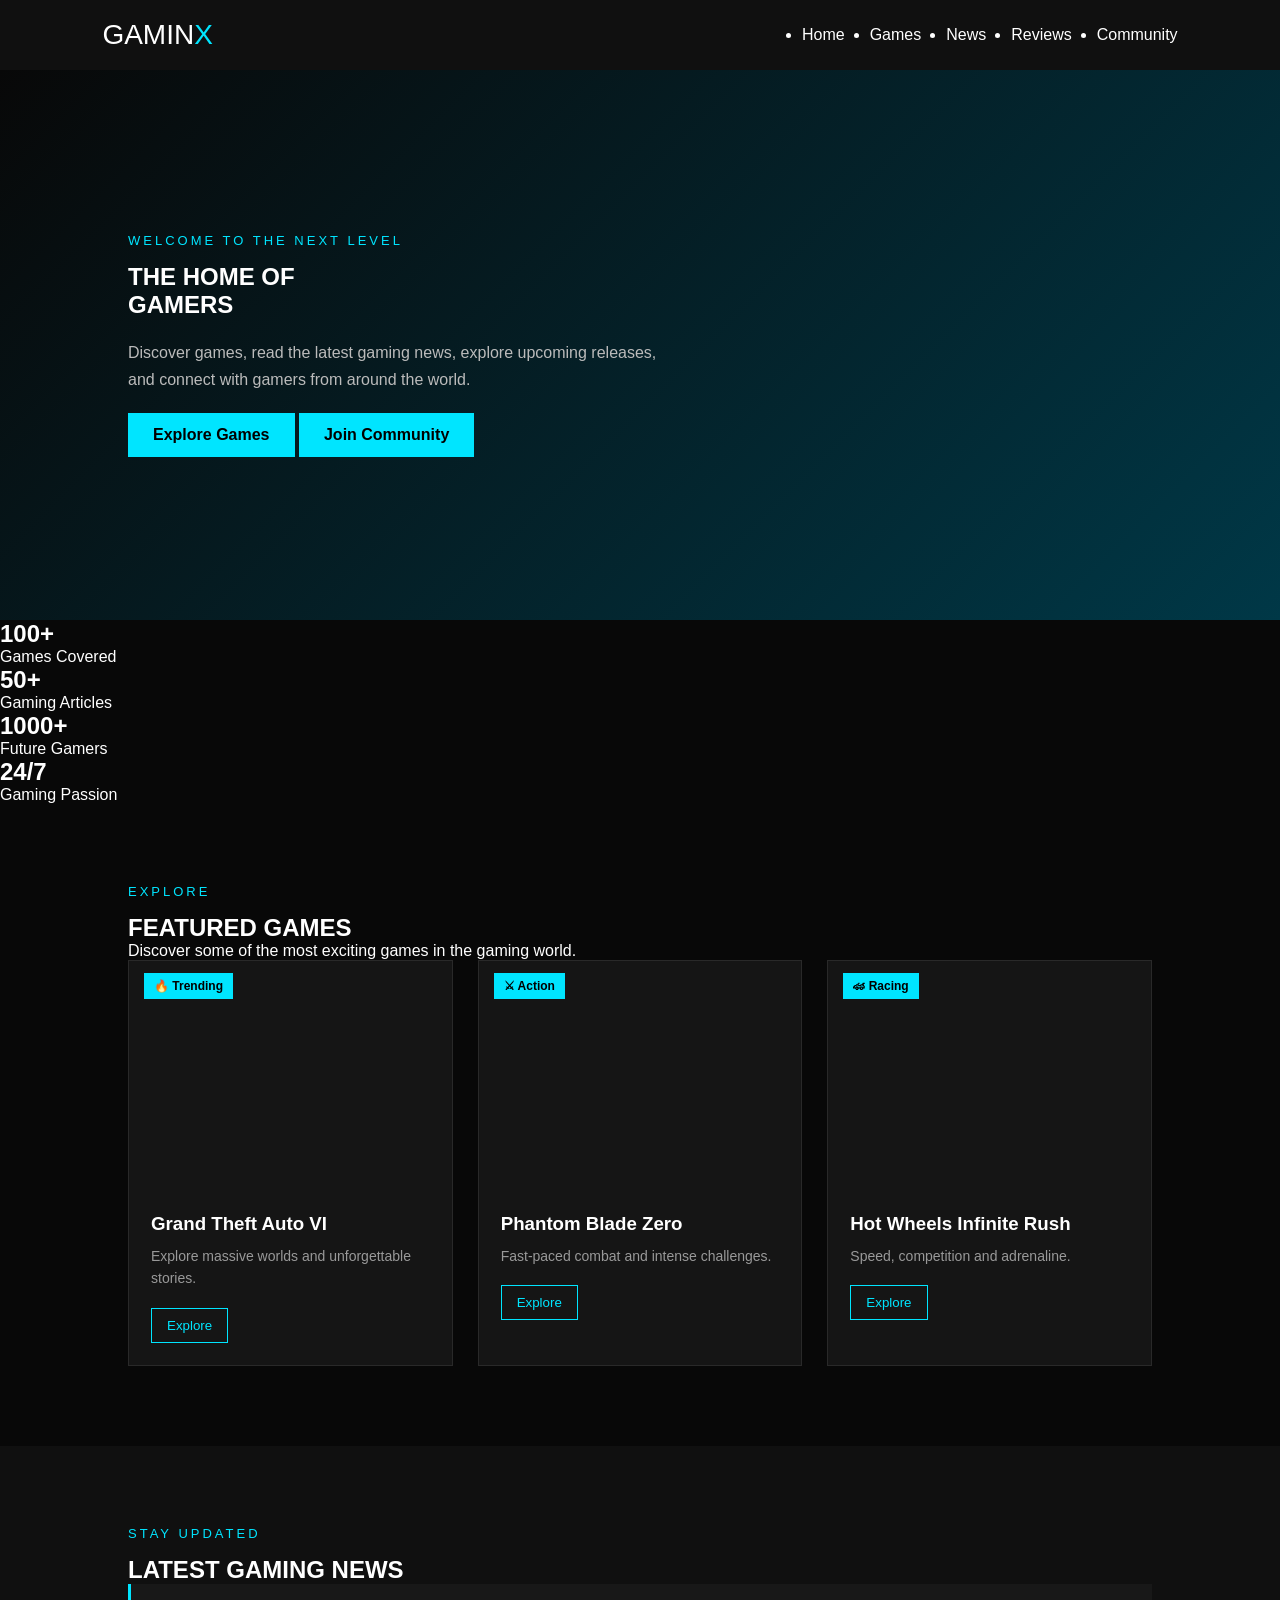
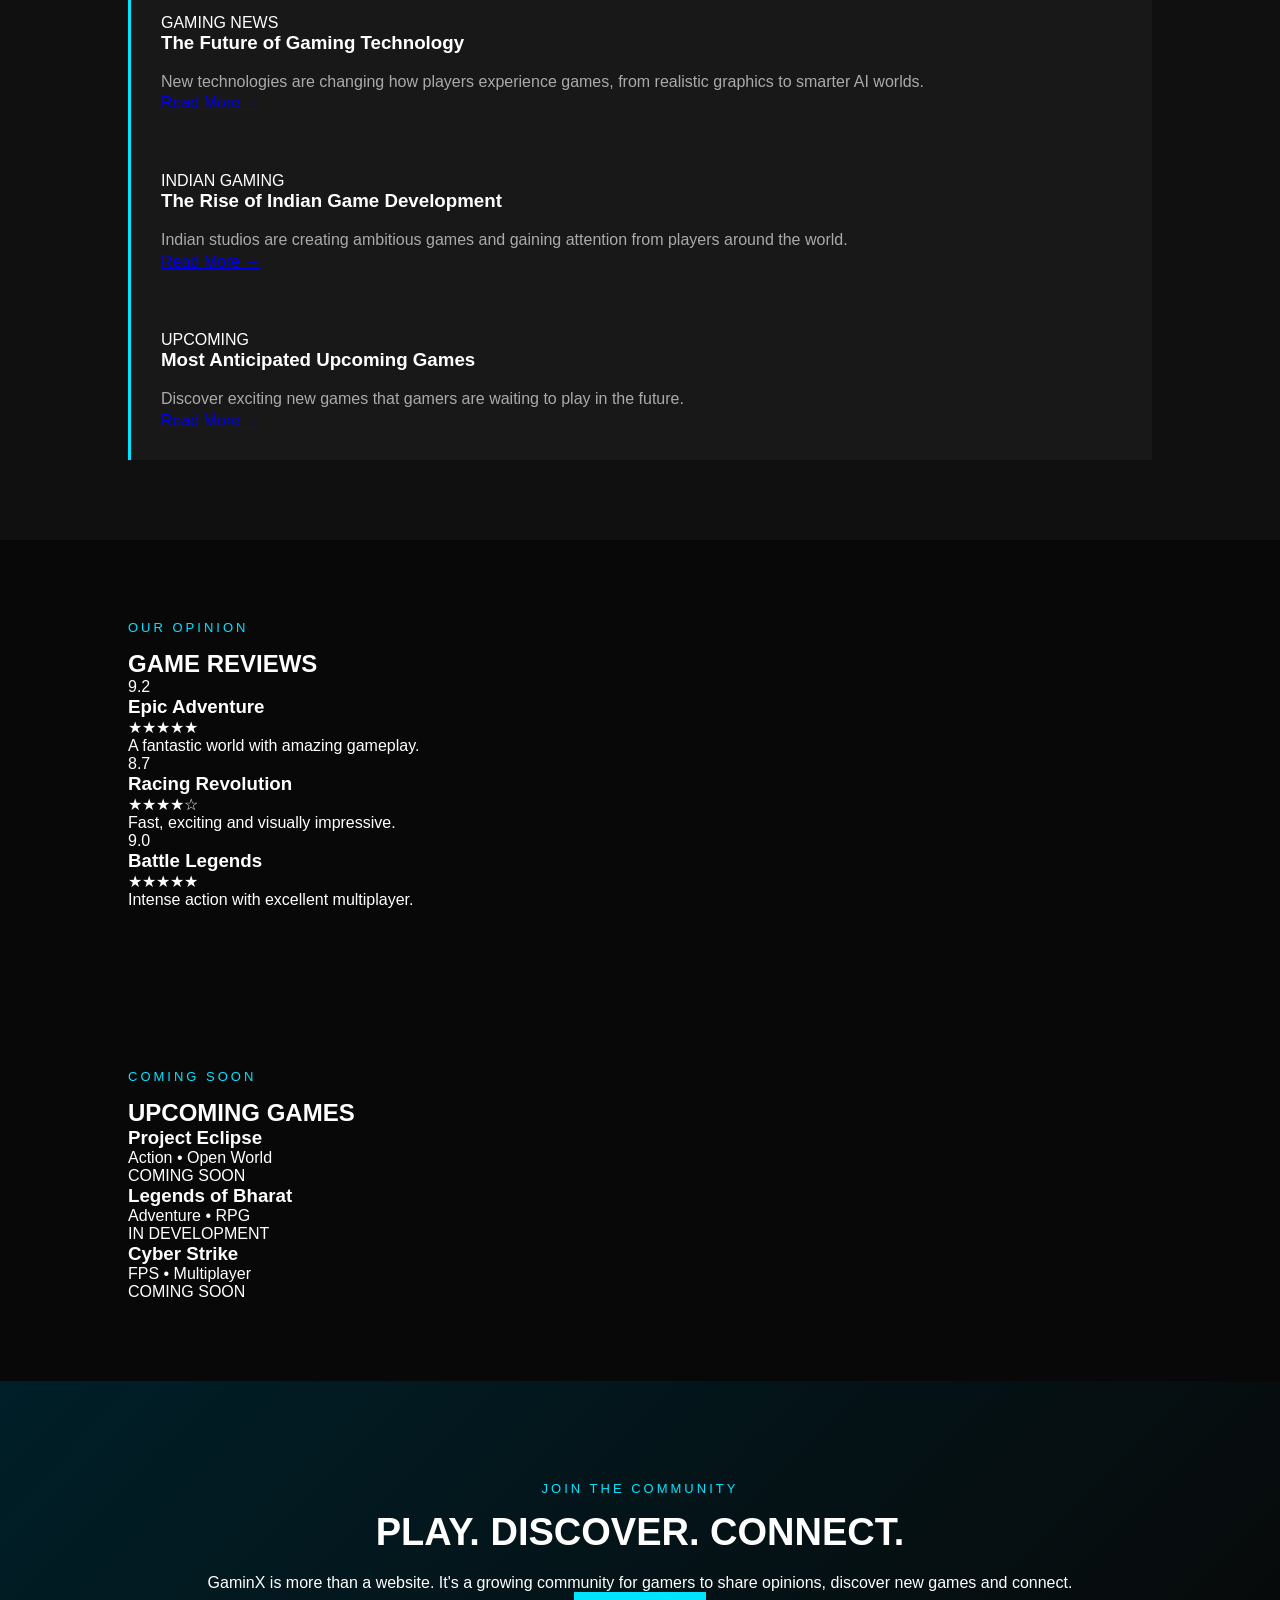
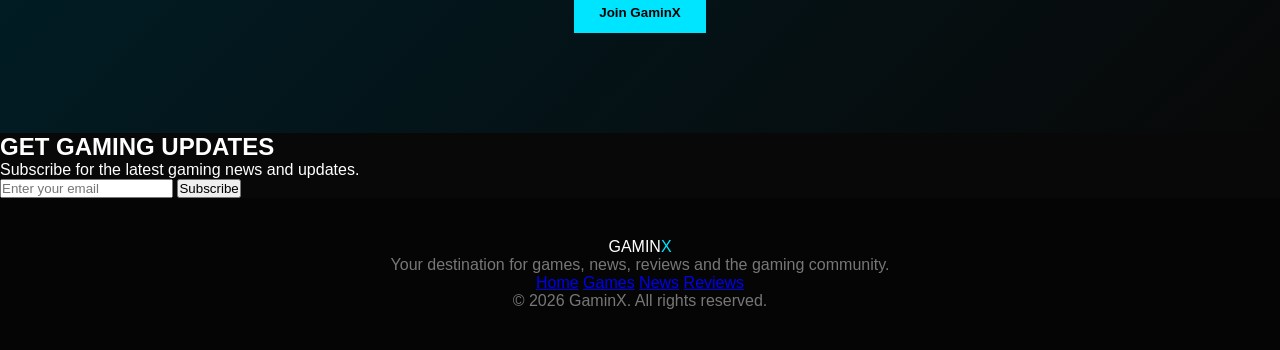
<file: index.html>
<!DOCTYPE html>
<html lang="en">
<head>
  <meta charset="UTF-8">
  <meta name="viewport" content="width=device-width, initial-scale=1.0">

  <title>GaminX - The Ultimate Gaming Community</title>

  <link rel="stylesheet" href="style.css">

  <!-- Google Font -->
  <link rel="preconnect" href="https://fonts.googleapis.com">
  <link rel="preconnect" href="https://fonts.gstatic.com" crossorigin>
  <link href="https://fonts.googleapis.com/css2?family=Orbitron:wght@400;600;700;800&family=Poppins:wght@300;400;500;600;700&display=swap" rel="stylesheet">
</head>

<body>

  <!-- Navigation -->
  <nav class="navbar">
    <div class="logo">GAMIN<span>X</span></div>

    <ul class="nav-links" id="navLinks">
      <li><a href="#home">Home</a></li>
      <li><a href="#games">Games</a></li>
      <li><a href="#news">News</a></li>
      <li><a href="#reviews">Reviews</a></li>
      <li><a href="#community">Community</a></li>
    </ul>

    <button class="menu-btn" id="menuBtn">☰</button>
  </nav>


  <!-- Hero -->
  <section class="hero" id="home">
    <div class="hero-content">
      <p class="tag">WELCOME TO THE NEXT LEVEL</p>

      <h1>
        THE HOME OF<br>
        <span>GAMERS</span>
      </h1>

      <p class="hero-text">
        Discover games, read the latest gaming news, explore upcoming releases,
        and connect with gamers from around the world.
      </p>

      <div class="hero-buttons">
        <a href="#games" class="btn primary">Explore Games</a>
        <a href="#community" class="btn secondary">Join Community</a>
      </div>
    </div>

    <div class="hero-decoration"></div>
  </section>


  <!-- Stats -->
  <section class="stats">
    <div class="stat">
      <h2>100+</h2>
      <p>Games Covered</p>
    </div>

    <div class="stat">
      <h2>50+</h2>
      <p>Gaming Articles</p>
    </div>

    <div class="stat">
      <h2>1000+</h2>
      <p>Future Gamers</p>
    </div>

    <div class="stat">
      <h2>24/7</h2>
      <p>Gaming Passion</p>
    </div>
  </section>


  <!-- Featured Games -->
  <section class="section" id="games">

    <div class="section-header">
      <p class="tag">EXPLORE</p>
      <h2>FEATURED GAMES</h2>
      <p>Discover some of the most exciting games in the gaming world.</p>
    </div>

    <div class="game-grid">

      <div class="game-card">
        <div class="game-image image-one">
          <span>🔥 Trending</span>
        </div>

        <div class="game-info">
          <h3>Grand Theft Auto VI</h3>
          <p>Explore massive worlds and unforgettable stories.</p>
          <button class="small-btn">Explore</button>
        </div>
      </div>


      <div class="game-card">
        <div class="game-image image-two">
          <span>⚔ Action</span>
        </div>

        <div class="game-info">
          <h3>Phantom Blade Zero</h3>
          <p>Fast-paced combat and intense challenges.</p>
          <button class="small-btn">Explore</button>
        </div>
      </div>


      <div class="game-card">
        <div class="game-image image-three">
          <span>🏎 Racing</span>
        </div>

        <div class="game-info">
          <h3>Hot Wheels Infinite Rush</h3>
          <p>Speed, competition and adrenaline.</p>
          <button class="small-btn">Explore</button>
        </div>
      </div>

    </div>
  </section>


  <!-- Latest News -->
  <section class="section dark-section" id="news">

    <div class="section-header">
      <p class="tag">STAY UPDATED</p>
      <h2>LATEST GAMING NEWS</h2>
    </div>

    <div class="news-container">

      <article class="news-card">
        <div class="news-date">GAMING NEWS</div>
        <h3>The Future of Gaming Technology</h3>
        <p>
          New technologies are changing how players experience games,
          from realistic graphics to smarter AI worlds.
        </p>
        <a href="#">Read More →</a>
      </article>


      <article class="news-card">
        <div class="news-date">INDIAN GAMING</div>
        <h3>The Rise of Indian Game Development</h3>
        <p>
          Indian studios are creating ambitious games and gaining
          attention from players around the world.
        </p>
        <a href="#">Read More →</a>
      </article>


      <article class="news-card">
        <div class="news-date">UPCOMING</div>
        <h3>Most Anticipated Upcoming Games</h3>
        <p>
          Discover exciting new games that gamers are waiting
          to play in the future.
        </p>
        <a href="#">Read More →</a>
      </article>

    </div>
  </section>


  <!-- Reviews -->
  <section class="section" id="reviews">

    <div class="section-header">
      <p class="tag">OUR OPINION</p>
      <h2>GAME REVIEWS</h2>
    </div>

    <div class="review-grid">

      <div class="review-card">
        <div class="review-score">9.2</div>
        <div>
          <h3>Epic Adventure</h3>
          <p>★★★★★</p>
          <span>A fantastic world with amazing gameplay.</span>
        </div>
      </div>

      <div class="review-card">
        <div class="review-score">8.7</div>
        <div>
          <h3>Racing Revolution</h3>
          <p>★★★★☆</p>
          <span>Fast, exciting and visually impressive.</span>
        </div>
      </div>

      <div class="review-card">
        <div class="review-score">9.0</div>
        <div>
          <h3>Battle Legends</h3>
          <p>★★★★★</p>
          <span>Intense action with excellent multiplayer.</span>
        </div>
      </div>

    </div>
  </section>


  <!-- Upcoming -->
  <section class="section upcoming">

    <div class="section-header">
      <p class="tag">COMING SOON</p>
      <h2>UPCOMING GAMES</h2>
    </div>

    <div class="upcoming-list">

      <div class="upcoming-item">
        <div>
          <h3>Project Eclipse</h3>
          <p>Action • Open World</p>
        </div>
        <span>COMING SOON</span>
      </div>

      <div class="upcoming-item">
        <div>
          <h3>Legends of Bharat</h3>
          <p>Adventure • RPG</p>
        </div>
        <span>IN DEVELOPMENT</span>
      </div>

      <div class="upcoming-item">
        <div>
          <h3>Cyber Strike</h3>
          <p>FPS • Multiplayer</p>
        </div>
        <span>COMING SOON</span>
      </div>

    </div>
  </section>


  <!-- Community -->
  <section class="community" id="community">

    <div class="community-content">
      <p class="tag">JOIN THE COMMUNITY</p>

      <h2>PLAY. DISCOVER. CONNECT.</h2>

      <p>
        GaminX is more than a website. It's a growing community for
        gamers to share opinions, discover new games and connect.
      </p>

      <button class="btn primary" id="joinBtn">
        Join GaminX
      </button>
    </div>

  </section>


  <!-- Newsletter -->
  <section class="newsletter">

    <h2>GET GAMING UPDATES</h2>

    <p>Subscribe for the latest gaming news and updates.</p>

    <div class="subscribe-box">
      <input type="email" id="emailInput" placeholder="Enter your email">
      <button id="subscribeBtn">Subscribe</button>
    </div>

    <p id="message"></p>

  </section>


  <!-- Footer -->
  <footer>

    <div class="footer-logo">GAMIN<span>X</span></div>

    <p>
      Your destination for games, news, reviews and the gaming community.
    </p>

    <div class="footer-links">
      <a href="#home">Home</a>
      <a href="#games">Games</a>
      <a href="#news">News</a>
      <a href="#reviews">Reviews</a>
    </div>

    <p class="copyright">
      © 2026 GaminX. All rights reserved.
    </p>

  </footer>


  <script src="script.js"></script>

</body>
</html>
</file>
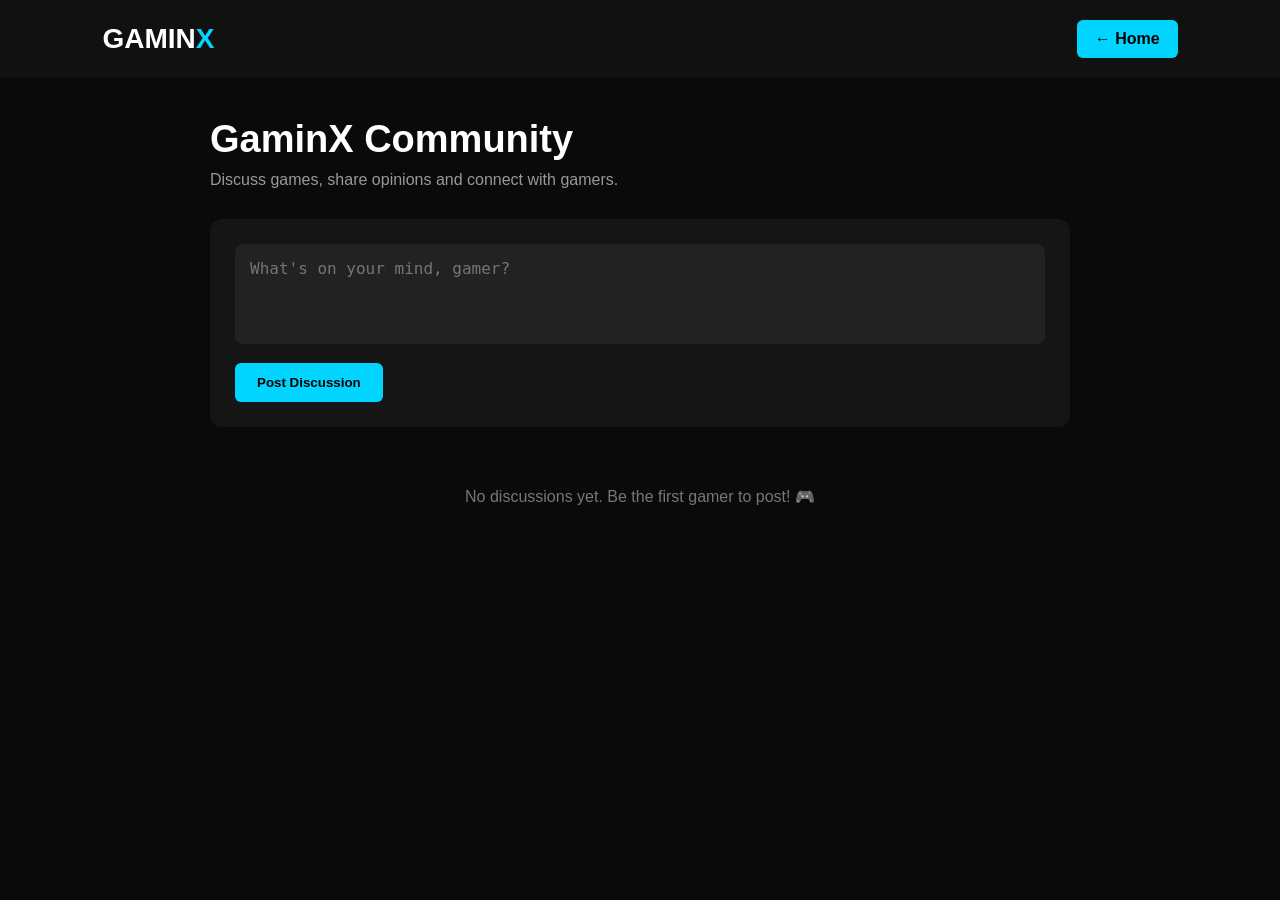
<file: community.html>
<!DOCTYPE html>
<html lang="en">
<head>
<meta charset="UTF-8">
<meta name="viewport" content="width=device-width, initial-scale=1.0">

<title>Community - GAMINX</title>

<style>
*{
    margin:0;
    padding:0;
    box-sizing:border-box;
}

body{
    font-family:Arial,sans-serif;
    background:#0a0a0a;
    color:white;
}

nav{
    background:#111;
    padding:20px 8%;
    display:flex;
    justify-content:space-between;
    align-items:center;
}

.logo{
    font-size:28px;
    font-weight:bold;
}

.logo span{
    color:#00d4ff;
}

.back{
    background:#00d4ff;
    color:#000;
    text-decoration:none;
    padding:10px 18px;
    border-radius:6px;
    font-weight:bold;
}

.container{
    max-width:900px;
    margin:auto;
    padding:40px 20px;
}

.title{
    font-size:38px;
    margin-bottom:10px;
}

.subtitle{
    color:#999;
    margin-bottom:30px;
}

.create-post{
    background:#151515;
    padding:25px;
    border-radius:12px;
    margin-bottom:30px;
}

.create-post textarea{
    width:100%;
    height:100px;
    resize:none;
    padding:15px;
    border:none;
    border-radius:8px;
    background:#222;
    color:white;
    font-size:16px;
}

.post-btn{
    margin-top:15px;
    background:#00d4ff;
    border:none;
    padding:12px 22px;
    border-radius:6px;
    font-weight:bold;
    cursor:pointer;
}

.post{
    background:#151515;
    padding:22px;
    border-radius:12px;
    margin-bottom:18px;
}

.username{
    color:#00d4ff;
    font-weight:bold;
    margin-bottom:10px;
}

.post-text{
    color:#ddd;
    line-height:1.6;
    margin-bottom:15px;
}

.like-btn{
    background:#222;
    border:none;
    color:white;
    padding:8px 14px;
    border-radius:6px;
    cursor:pointer;
}

.empty{
    text-align:center;
    color:#777;
    padding:30px;
}
</style>
</head>

<body>

<nav>
    <div class="logo">GAMIN<span>X</span></div>
    <a href="index.html" class="back">← Home</a>
</nav>

<div class="container">

    <h1 class="title">GaminX Community</h1>
    <p class="subtitle">Discuss games, share opinions and connect with gamers.</p>

    <div class="create-post">
        <textarea id="postInput" placeholder="What's on your mind, gamer?"></textarea>
        <button class="post-btn" onclick="createPost()">Post Discussion</button>
    </div>

    <div id="posts"></div>

</div>

<script>

let posts = JSON.parse(localStorage.getItem("gaminxPosts")) || [];

function createPost(){

    const input = document.getElementById("postInput");
    const text = input.value.trim();

    const username = localStorage.getItem("gaminxUsername");

    if(!localStorage.getItem("gaminxLoggedIn")){
        alert("Please login before posting!");
        window.location.href = "login.html";
        return;
    }

    if(text === ""){
        alert("Please write something!");
        return;
    }

    posts.unshift({
        username: username || "Gamer",
        text: text,
        likes: 0
    });

    localStorage.setItem("gaminxPosts", JSON.stringify(posts));

    input.value = "";

    displayPosts();
}

function displayPosts(){

    const postsContainer = document.getElementById("posts");

    if(posts.length === 0){
        postsContainer.innerHTML =
        `<div class="empty">No discussions yet. Be the first gamer to post! 🎮</div>`;
        return;
    }

    postsContainer.innerHTML = "";

    posts.forEach((post, index) => {

        postsContainer.innerHTML += `
        <div class="post">
            <div class="username">🎮 ${post.username}</div>
            <div class="post-text">${post.text}</div>

            <button class="like-btn" onclick="likePost(${index})">
                ❤️ ${post.likes}
            </button>
        </div>
        `;
    });
}

function likePost(index){

    posts[index].likes++;

    localStorage.setItem("gaminxPosts", JSON.stringify(posts));

    displayPosts();
}

displayPosts();

</script>

</body>
</html>
</file>
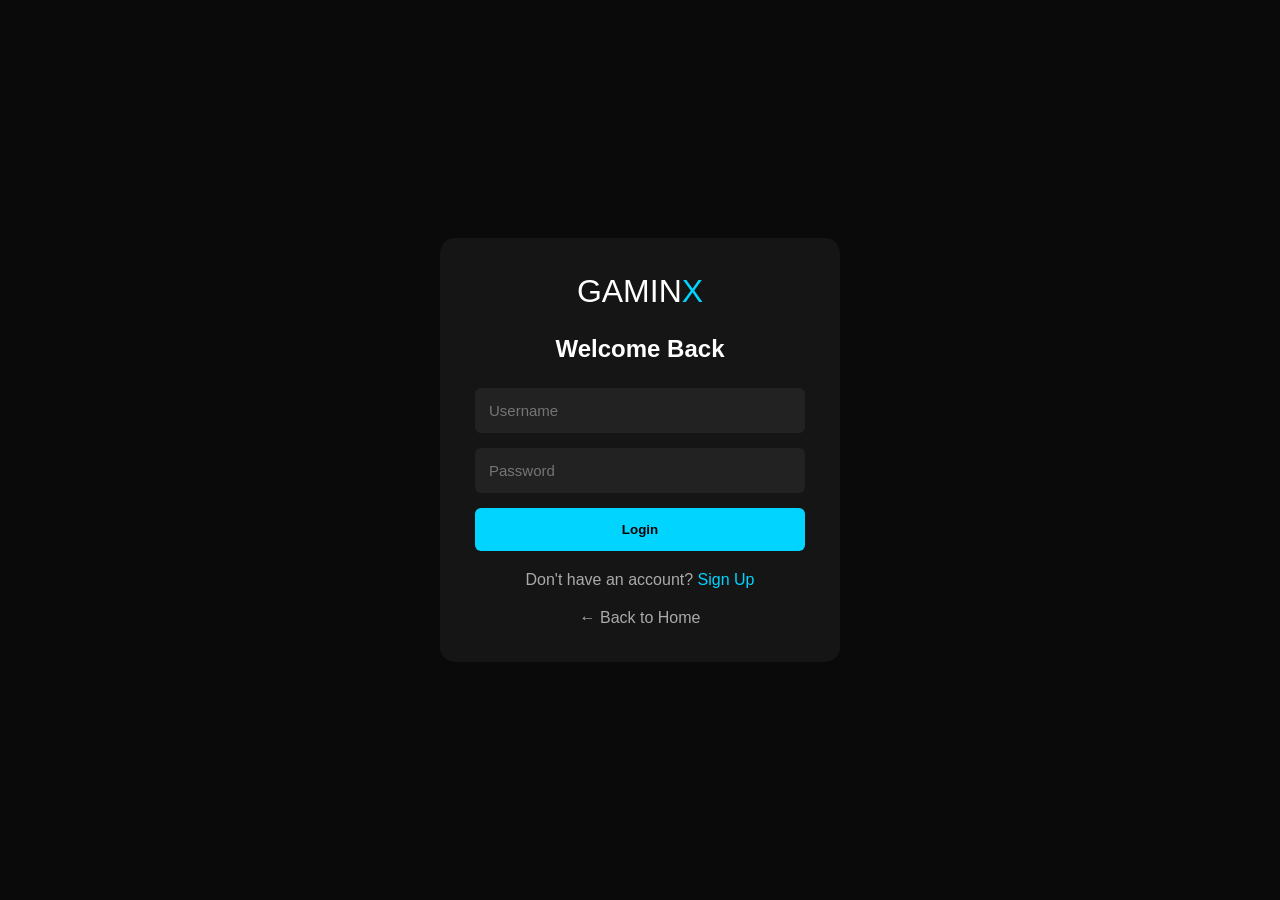
<file: login.html>
<!DOCTYPE html>
<html lang="en">
<head>
<meta charset="UTF-8">
<meta name="viewport" content="width=device-width, initial-scale=1.0">

<title>Login - GAMINX</title>

<style>
*{
    margin:0;
    padding:0;
    box-sizing:border-box;
}

body{
    font-family:Arial,sans-serif;
    background:#0a0a0a;
    color:white;
    min-height:100vh;
    display:flex;
    align-items:center;
    justify-content:center;
}

.container{
    width:90%;
    max-width:400px;
    background:#151515;
    padding:35px;
    border-radius:15px;
}

.logo{
    text-align:center;
    font-size:32px;
    margin-bottom:25px;
}

.logo span{
    color:#00d4ff;
}

h2{
    text-align:center;
    margin-bottom:25px;
}

input{
    width:100%;
    padding:14px;
    margin-bottom:15px;
    border:none;
    border-radius:6px;
    background:#222;
    color:white;
    font-size:15px;
}

button{
    width:100%;
    padding:14px;
    border:none;
    border-radius:6px;
    background:#00d4ff;
    font-weight:bold;
    cursor:pointer;
}

.switch{
    text-align:center;
    margin-top:20px;
    color:#aaa;
}

.switch span{
    color:#00d4ff;
    cursor:pointer;
}

.back{
    display:block;
    text-align:center;
    margin-top:20px;
    color:#aaa;
    text-decoration:none;
}
</style>
</head>

<body>

<div class="container">

    <div class="logo">GAMIN<span>X</span></div>

    <!-- LOGIN -->
    <div id="loginBox">
        <h2>Welcome Back</h2>

        <input type="text" id="loginUsername" placeholder="Username">

        <input type="password" id="loginPassword" placeholder="Password">

        <button onclick="login()">Login</button>

        <div class="switch">
            Don't have an account?
            <span onclick="showSignup()">Sign Up</span>
        </div>
    </div>


    <!-- SIGNUP -->
    <div id="signupBox" style="display:none;">
        <h2>Create Account</h2>

        <input type="text" id="signupUsername" placeholder="Choose Username">

        <input type="password" id="signupPassword" placeholder="Create Password">

        <button onclick="signup()">Create Account</button>

        <div class="switch">
            Already have an account?
            <span onclick="showLogin()">Login</span>
        </div>
    </div>

    <a href="index.html" class="back">← Back to Home</a>

</div>

<script>

function showSignup(){
    document.getElementById("loginBox").style.display="none";
    document.getElementById("signupBox").style.display="block";
}

function showLogin(){
    document.getElementById("signupBox").style.display="none";
    document.getElementById("loginBox").style.display="block";
}

function signup(){

    const username = document.getElementById("signupUsername").value;
    const password = document.getElementById("signupPassword").value;

    if(username === "" || password === ""){
        alert("Please fill all fields");
        return;
    }

    localStorage.setItem("gaminxUsername", username);
    localStorage.setItem("gaminxPassword", password);

    alert("Account created successfully!");
    showLogin();
}

function login(){

    const username = document.getElementById("loginUsername").value;
    const password = document.getElementById("loginPassword").value;

    const savedUsername = localStorage.getItem("gaminxUsername");
    const savedPassword = localStorage.getItem("gaminxPassword");

    if(username === savedUsername && password === savedPassword){

        localStorage.setItem("gaminxLoggedIn", "true");

        alert("Login successful!");
        window.location.href="index.html";

    }else{
        alert("Invalid username or password");
    }
}

</script>

</body>
</html>
</file>
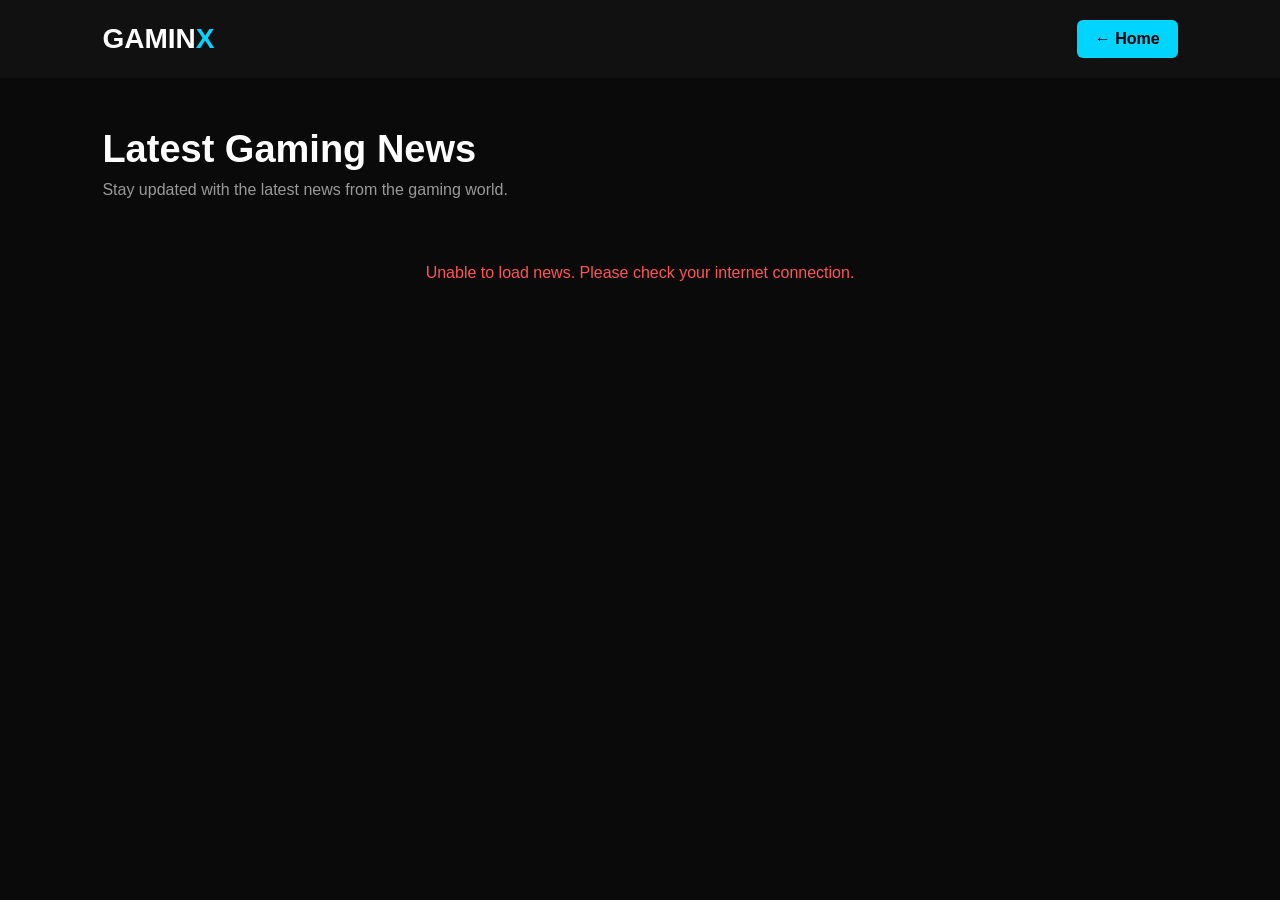
<file: news.html>
<!DOCTYPE html>
<html lang="en">
<head>
<meta charset="UTF-8">
<meta name="viewport" content="width=device-width, initial-scale=1.0">

<title>Gaming News - GAMINX</title>

<style>
*{
    margin:0;
    padding:0;
    box-sizing:border-box;
}

body{
    font-family:Arial,sans-serif;
    background:#0a0a0a;
    color:white;
}

nav{
    background:#111;
    padding:20px 8%;
    display:flex;
    justify-content:space-between;
    align-items:center;
}

.logo{
    font-size:28px;
    font-weight:bold;
}

.logo span{
    color:#00d4ff;
}

.back{
    text-decoration:none;
    background:#00d4ff;
    color:#000;
    padding:10px 18px;
    border-radius:6px;
    font-weight:bold;
}

.container{
    padding:50px 8%;
    max-width:1400px;
    margin:auto;
}

.title{
    font-size:38px;
    margin-bottom:10px;
}

.subtitle{
    color:#999;
    margin-bottom:35px;
}

.news-grid{
    display:grid;
    grid-template-columns:repeat(auto-fit,minmax(280px,1fr));
    gap:25px;
}

.news-card{
    background:#151515;
    border-radius:12px;
    overflow:hidden;
    transition:0.3s;
}

.news-card:hover{
    transform:translateY(-5px);
}

.news-card img{
    width:100%;
    height:180px;
    object-fit:cover;
}

.news-content{
    padding:20px;
}

.news-content h2{
    font-size:19px;
    margin-bottom:12px;
    line-height:1.4;
}

.news-content p{
    color:#999;
    font-size:14px;
    margin-bottom:15px;
}

.news-content a{
    color:#00d4ff;
    text-decoration:none;
    font-weight:bold;
}

.loading{
    text-align:center;
    font-size:20px;
    color:#00d4ff;
    padding:50px;
}

.error{
    text-align:center;
    color:#ff5555;
    padding:30px;
}
</style>
</head>

<body>

<nav>
    <div class="logo">GAMIN<span>X</span></div>
    <a href="index.html" class="back">← Home</a>
</nav>

<div class="container">

    <h1 class="title">Latest Gaming News</h1>
    <p class="subtitle">Stay updated with the latest news from the gaming world.</p>

    <div id="news" class="news-grid">
        <div class="loading">Loading latest gaming news...</div>
    </div>

</div>

<script>

async function loadNews() {

    const newsContainer = document.getElementById("news");

    try {

        const response = await fetch(
            "https://api.rss2json.com/v1/api.json?rss_url=https://www.gamespot.com/feeds/mashup/"
        );

        const data = await response.json();

        newsContainer.innerHTML = "";

        data.items.slice(0, 12).forEach(article => {

            let image = "";

            /* First try thumbnail */
            if (article.thumbnail && article.thumbnail.trim() !== "") {
                image = article.thumbnail;
            }

            /* Try finding image inside article description */
            if (!image && article.description) {
                const imgMatch = article.description.match(/<img[^>]+src=["']([^"']+)["']/);

                if (imgMatch && imgMatch[1]) {
                    image = imgMatch[1];
                }
            }

            /* Default gaming image */
            if (!image) {
                image = "https://images.unsplash.com/photo-1493711662062-fa541adb3fc8?w=800";
            }

            const card = document.createElement("div");

            card.className = "news-card";

            card.innerHTML = `
                <img src="${image}" alt="Gaming News"
                onerror="this.src='https://images.unsplash.com/photo-1493711662062-fa541adb3fc8?w=800'">

                <div class="news-content">
                    <h2>${article.title}</h2>

                    <p>${new Date(article.pubDate).toLocaleDateString()}</p>

                    <a href="${article.link}" target="_blank">
                        Read Full Article →
                    </a>
                </div>
            `;

            newsContainer.appendChild(card);

        });

    } catch (error) {

        newsContainer.innerHTML =
        `<div class="error">
        Unable to load news. Please check your internet connection.
        </div>`;

    }

}

loadNews();

</script>

</body>
</html>
</file>
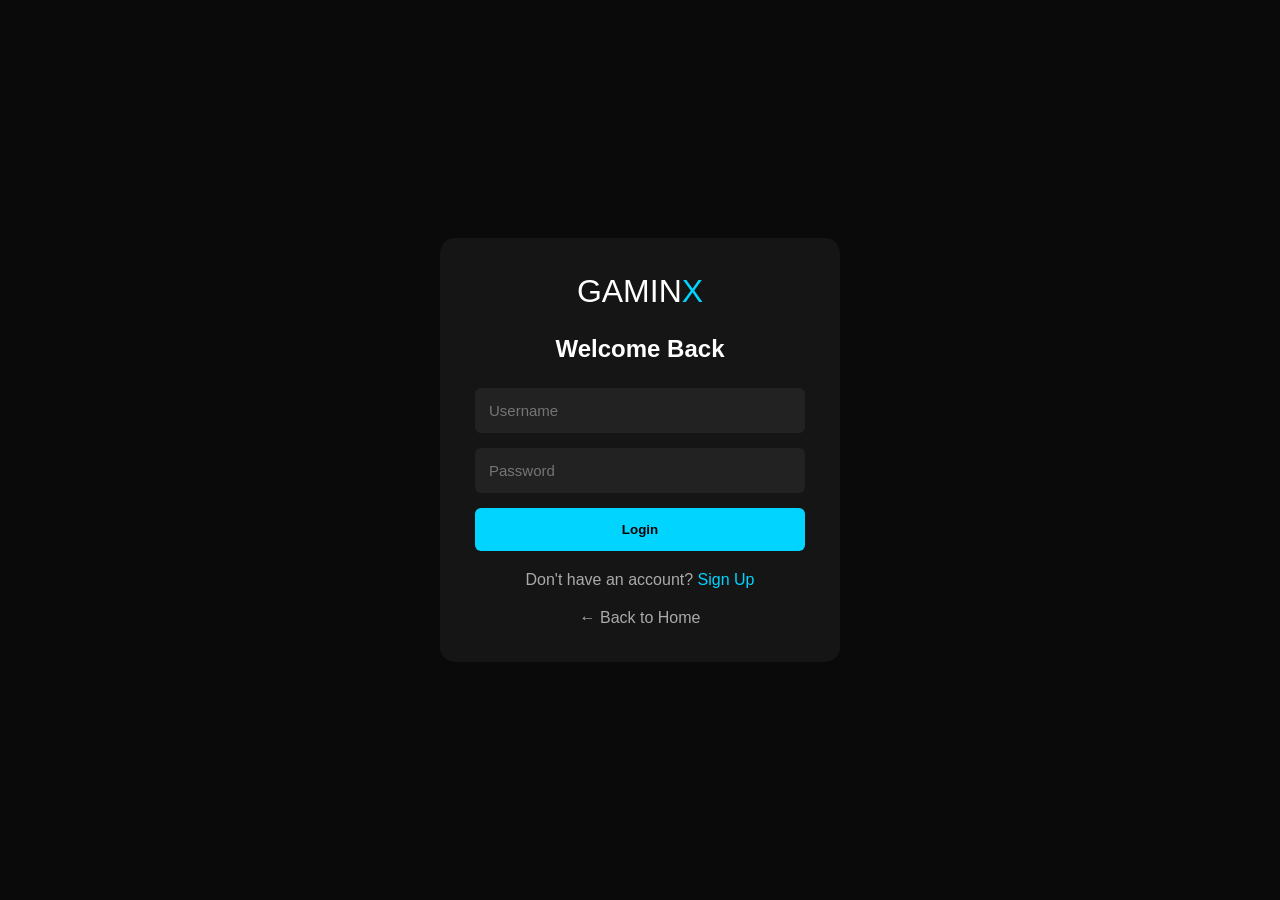
<file: profile.html>
<!DOCTYPE html>
<html lang="en">
<head>
<meta charset="UTF-8">
<meta name="viewport" content="width=device-width, initial-scale=1.0">

<title>My Profile - GAMINX</title>

<style>
*{
    margin:0;
    padding:0;
    box-sizing:border-box;
}

body{
    font-family:Arial,sans-serif;
    background:#0a0a0a;
    color:white;
    min-height:100vh;
}

nav{
    background:#111;
    padding:20px 8%;
    display:flex;
    justify-content:space-between;
    align-items:center;
}

.logo{
    font-size:28px;
    font-weight:bold;
}

.logo span{
    color:#00d4ff;
}

.back{
    background:#00d4ff;
    color:#000;
    text-decoration:none;
    padding:10px 18px;
    border-radius:6px;
    font-weight:bold;
}

.container{
    max-width:700px;
    margin:50px auto;
    padding:0 20px;
}

.profile-card{
    background:#151515;
    border-radius:15px;
    padding:35px;
    text-align:center;
}

.avatar{
    width:100px;
    height:100px;
    background:#00d4ff;
    color:#000;
    border-radius:50%;
    display:flex;
    align-items:center;
    justify-content:center;
    font-size:40px;
    font-weight:bold;
    margin:0 auto 20px;
}

.username{
    font-size:28px;
    margin-bottom:10px;
}

.bio{
    color:#aaa;
    margin-bottom:25px;
    line-height:1.6;
}

.stats{
    display:flex;
    justify-content:center;
    gap:20px;
    margin:25px 0;
}

.stat{
    background:#222;
    padding:15px 25px;
    border-radius:10px;
}

.stat h3{
    color:#00d4ff;
    font-size:22px;
}

.stat p{
    color:#999;
    font-size:13px;
}

.actions{
    display:flex;
    justify-content:center;
    gap:15px;
    margin-top:25px;
}

button{
    border:none;
    padding:12px 20px;
    border-radius:6px;
    cursor:pointer;
    font-weight:bold;
}

.edit-btn{
    background:#00d4ff;
    color:#000;
}

.logout-btn{
    background:#333;
    color:white;
}

.edit-area{
    display:none;
    margin-top:25px;
}

.edit-area textarea{
    width:100%;
    height:80px;
    padding:12px;
    border:none;
    border-radius:8px;
    background:#222;
    color:white;
    resize:none;
    margin-bottom:10px;
}
</style>
</head>

<body>

<nav>
    <div class="logo">GAMIN<span>X</span></div>
    <a href="index.html" class="back">← Home</a>
</nav>

<div class="container">

    <div class="profile-card">

        <div class="avatar" id="avatar">G</div>

        <h1 class="username" id="username">Gamer</h1>

        <p class="bio" id="bio">Gaming enthusiast 🎮</p>

        <div class="stats">

            <div class="stat">
                <h3 id="postCount">0</h3>
                <p>Posts</p>
            </div>

            <div class="stat">
                <h3 id="likeCount">0</h3>
                <p>Total Likes</p>
            </div>

        </div>

        <div class="actions">
            <button class="edit-btn" onclick="showEdit()">Edit Profile</button>
            <button class="logout-btn" onclick="logout()">Logout</button>
        </div>

        <div class="edit-area" id="editArea">
            <textarea id="bioInput" placeholder="Write something about yourself..."></textarea>
            <button class="edit-btn" onclick="saveProfile()">Save Bio</button>
        </div>

    </div>

</div>

<script>

const loggedIn = localStorage.getItem("gaminxLoggedIn");

if(!loggedIn){
    alert("Please login first!");
    window.location.href = "login.html";
}

const username = localStorage.getItem("gaminxUsername") || "Gamer";
const bio = localStorage.getItem("gaminxBio") || "Gaming enthusiast 🎮";

document.getElementById("username").textContent = username;
document.getElementById("bio").textContent = bio;
document.getElementById("avatar").textContent = username.charAt(0).toUpperCase();

const posts = JSON.parse(localStorage.getItem("gaminxPosts")) || [];
const userPosts = posts.filter(post => post.username === username);

document.getElementById("postCount").textContent = userPosts.length;

const totalLikes = userPosts.reduce(
    (total, post) => total + post.likes,
    0
);

document.getElementById("likeCount").textContent = totalLikes;

function showEdit(){
    document.getElementById("editArea").style.display = "block";
    document.getElementById("bioInput").value =
        localStorage.getItem("gaminxBio") || "";
}

function saveProfile(){

    const newBio = document.getElementById("bioInput").value.trim();

    if(newBio !== ""){
        localStorage.setItem("gaminxBio", newBio);
        document.getElementById("bio").textContent = newBio;
    }

    document.getElementById("editArea").style.display = "none";
}

function logout(){

    localStorage.removeItem("gaminxLoggedIn");

    alert("Logged out successfully!");
    window.location.href = "index.html";
}

</script>

</body>
</html>
</file>
<file: style.css>
* {
  margin: 0;
  padding: 0;
  box-sizing: border-box;
}

html {
  scroll-behavior: smooth;
}

body {
  background: #080808;
  color: white;
  font-family: Arial, sans-serif;
}


/* Navigation */

.navbar {
  height: 70px;
  padding: 0 8%;
  display: flex;
  justify-content: space-between;
  align-items: center;
  background: #101010;
  position: sticky;
  top: 0;
  z-index: 100;
}

.logo {
  font-size: 28px;
}

.logo span,
footer span {
  color: #00e5ff;
}

.nav-links {
  display: flex;
  gap: 25px;
}

.nav-links a {
  color: white;
  text-decoration: none;
}

.nav-links a:hover {
  color: #00e5ff;
}

.menu-btn {
  display: none;
  background: none;
  border: none;
  color: white;
  font-size: 25px;
}


/* Hero */

.hero {
  min-height: 550px;
  display: flex;
  align-items: center;
  padding: 60px 10%;
  background: linear-gradient(135deg, #080808, #003847);
}

.hero h2 {
  font-size: 55px;
  max-width: 700px;
}

.hero h2 span {
  color: #00e5ff;
}

.tag {
  color: #00e5ff;
  letter-spacing: 3px;
  font-size: 13px;
  margin-bottom: 15px;
}

.hero-text {
  max-width: 550px;
  color: #bbb;
  line-height: 1.7;
  margin: 20px 0;
}

.btn {
  display: inline-block;
  padding: 13px 25px;
  background: #00e5ff;
  color: black;
  border: none;
  font-weight: bold;
  text-decoration: none;
  cursor: pointer;
}


/* Sections */

.section {
  padding: 80px 10%;
}

.section-title {
  text-align: center;
  margin-bottom: 45px;
}

.section-title h2 {
  font-size: 32px;
}

.dark-section {
  background: #101010;
}


/* Games */

.game-grid {
  display: grid;
  grid-template-columns: repeat(3, 1fr);
  gap: 25px;
}

.game-card {
  background: #151515;
  border: 1px solid #292929;
  overflow: hidden;
  transition: 0.3s;
}

.game-card:hover {
  transform: translateY(-7px);
  border-color: #00e5ff;
}

.game-image {
  height: 230px;
  padding: 15px;
  background-size: cover;
  background-position: center;
}

.game-image span {
  background: #00e5ff;
  color: black;
  padding: 6px 10px;
  font-size: 12px;
  font-weight: bold;
}


/* GAME IMAGES */

.image-one {
  background-image: url("https://www.rockstargames.com/VI/_next/static/media/Official_Cover_Art_landscape.12.uu2irr.2_a.jpg");
  background-size: cover;
  background-position: center;
  background-repeat: no-repeat;
}

.image-two {
  background-image: url("https://shared.fastly.steamstatic.com/store_item_assets/steam/apps/2821390/6f016ba56c8c0b3d4ba1456caf18fa0022815cb0/capsule_616x353.jpg?t=1788512136");
  background-size: cover;
  background-position: center;
  background-repeat: no-repeat;
}

.image-three {
  background-image: url("https://gmedia.playstation.com/is/image/SIEPDC/Phantom-Blade-Zero-image-block-01-en-29jul26?$800px$");
  background-size: cover;
  background-position: center;
  background-repeat: no-repeat;
}


.game-info {
  padding: 22px;
}

.game-info h3 {
  margin-bottom: 10px;
}

.game-info p {
  color: #999;
  font-size: 14px;
  margin-bottom: 18px;
  line-height: 1.6;
}

.small-btn {
  padding: 9px 15px;
  border: 1px solid #00e5ff;
  background: transparent;
  color: #00e5ff;
  cursor: pointer;
}


/* News */

.news-grid {
  display: grid;
  grid-template-columns: repeat(3, 1fr);
  gap: 25px;
}

.news-card {
  padding: 30px;
  background: #181818;
  border-left: 3px solid #00e5ff;
}

.news-card h3 {
  margin-bottom: 15px;
}

.news-card p {
  color: #aaa;
  line-height: 1.6;
}


/* Community */

.community {
  padding: 100px 10%;
  text-align: center;
  background: linear-gradient(135deg, #001f28, #080808);
}

.community h2 {
  font-size: 38px;
  margin-bottom: 20px;
}

.community > p {
  max-width: 650px;
  margin: 15px auto 30px;
  color: #aaa;
  line-height: 1.7;
}


/* Footer */

footer {
  padding: 40px;
  text-align: center;
  background: #050505;
}

footer h2 {
  margin-bottom: 15px;
}

footer p {
  color: #777;
}


/* Mobile */

@media (max-width: 800px) {

  .navbar {
    padding: 0 5%;
  }

  .menu-btn {
    display: block;
    cursor: pointer;
  }

  .nav-links {
    display: none;
    position: absolute;
    top: 70px;
    left: 0;
    width: 100%;
    flex-direction: column;
    text-align: center;
    background: #151515;
    padding: 20px;
  }

  .nav-links.active {
    display: flex;
  }

  .hero {
    padding: 50px 7%;
  }

  .hero h2 {
    font-size: 40px;
  }

  .section {
    padding: 60px 7%;
  }

  .game-grid,
  .news-grid {
    grid-template-columns: 1fr;
  }

}
</file>
